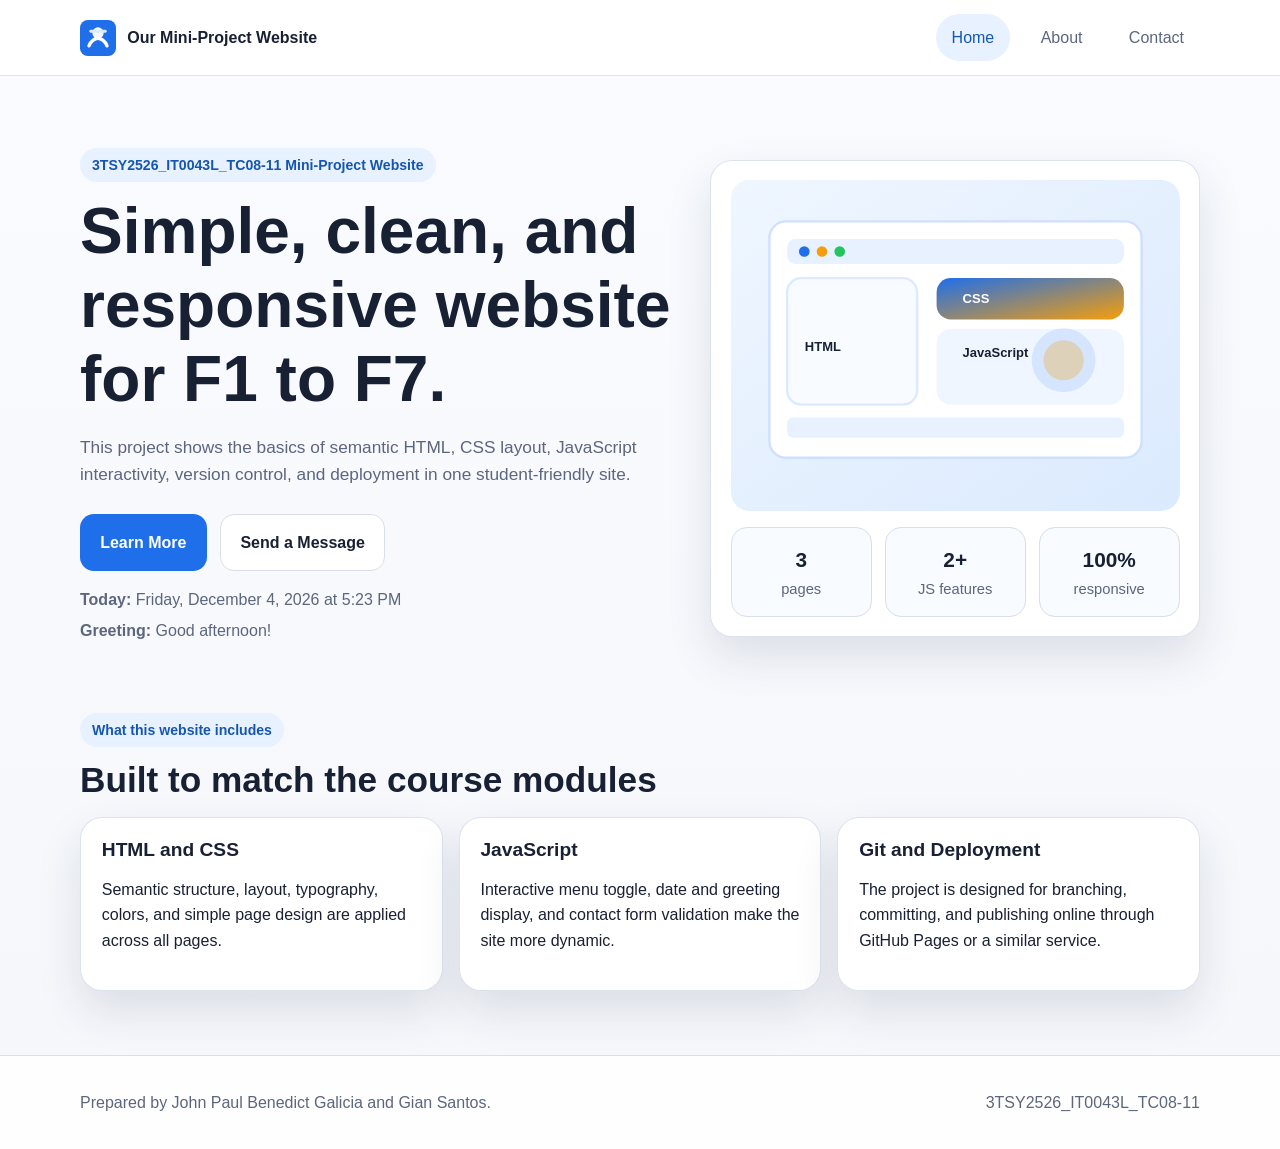
<file: index.html>
<!DOCTYPE html>
<html lang="en">
<head>
  <meta charset="UTF-8">
  <meta name="viewport" content="width=device-width, initial-scale=1.0">
  <meta name="description" content="A simple responsive student website built with HTML, CSS, JavaScript, Git, and deployment practice.">
  <meta name="keywords" content="HTML, CSS, JavaScript, responsive website, student project, Git, deployment">
  <meta name="author" content="John Paul Benedict Galicia">
  <title>Our Mini-Project Website | Home</title>
 <link rel="icon" href="logo.svg" type="image/svg+xml">
  <link rel="stylesheet" href="styles.css">
  <script defer src="script.js"></script>
</head>
<body>
  <header class="site-header">
    <div class="container nav-wrap">
      <a class="brand" href="index.html" aria-label="Home">
       <img src="logo.svg" alt="Simple geometric logo" width="36" height="36">
        <span>Our Mini-Project Website</span>
      </a>
      <button class="menu-toggle" type="button" aria-expanded="false" aria-controls="primary-nav">Menu</button>
      <nav id="primary-nav" class="nav">
        <a class="active" href="index.html">Home</a>
        <a href="about.html">About</a>
        <a href="contact.html">Contact</a>
      </nav>
    </div>
  </header>

  <main>
    <section class="hero">
      <div class="container hero-grid">
        <div>
          <p class="eyebrow">3TSY2526_IT0043L_TC08-11 Mini-Project Website</p>
          <h1>Simple, clean, and responsive website for F1 to F7.</h1>
          <p class="lead">This project shows the basics of semantic HTML, CSS layout, JavaScript interactivity, version control, and deployment in one student-friendly site.</p>
          <div class="hero-actions">
            <a class="btn btn-primary" href="about.html">Learn More</a>
            <a class="btn btn-secondary" href="contact.html">Send a Message</a>
          </div>
          <p class="meta-line"><strong>Today:</strong> <span id="current-date">Loading date...</span></p>
          <p class="meta-line"><strong>Greeting:</strong> <span id="greeting">Hello!</span></p>
        </div>
        <div class="hero-card">
          <img src="hero.svg" alt="Abstract web development illustration" class="hero-image">
          <div class="card-stats">
            <div><strong>3</strong><span>pages</span></div>
            <div><strong>2+</strong><span>JS features</span></div>
            <div><strong>100%</strong><span>responsive</span></div>
          </div>
        </div>
      </div>
    </section>

    <section class="container section">
      <div class="section-heading">
        <p class="eyebrow">What this website includes</p>
        <h2>Built to match the course modules</h2>
      </div>
      <div class="grid three-up">
        <article class="info-card">
          <h3>HTML and CSS</h3>
          <p>Semantic structure, layout, typography, colors, and simple page design are applied across all pages.</p>
        </article>
        <article class="info-card">
          <h3>JavaScript</h3>
          <p>Interactive menu toggle, date and greeting display, and contact form validation make the site more dynamic.</p>
        </article>
        <article class="info-card">
          <h3>Git and Deployment</h3>
          <p>The project is designed for branching, committing, and publishing online through GitHub Pages or a similar service.</p>
        </article>
      </div>
    </section>
  </main>

  <footer class="site-footer">
    <div class="container footer-grid">
      <p>Prepared by John Paul Benedict Galicia and Gian Santos.</p>
      <p>3TSY2526_IT0043L_TC08-11</p>
    </div>
  </footer>
</body>
</html>
</file>
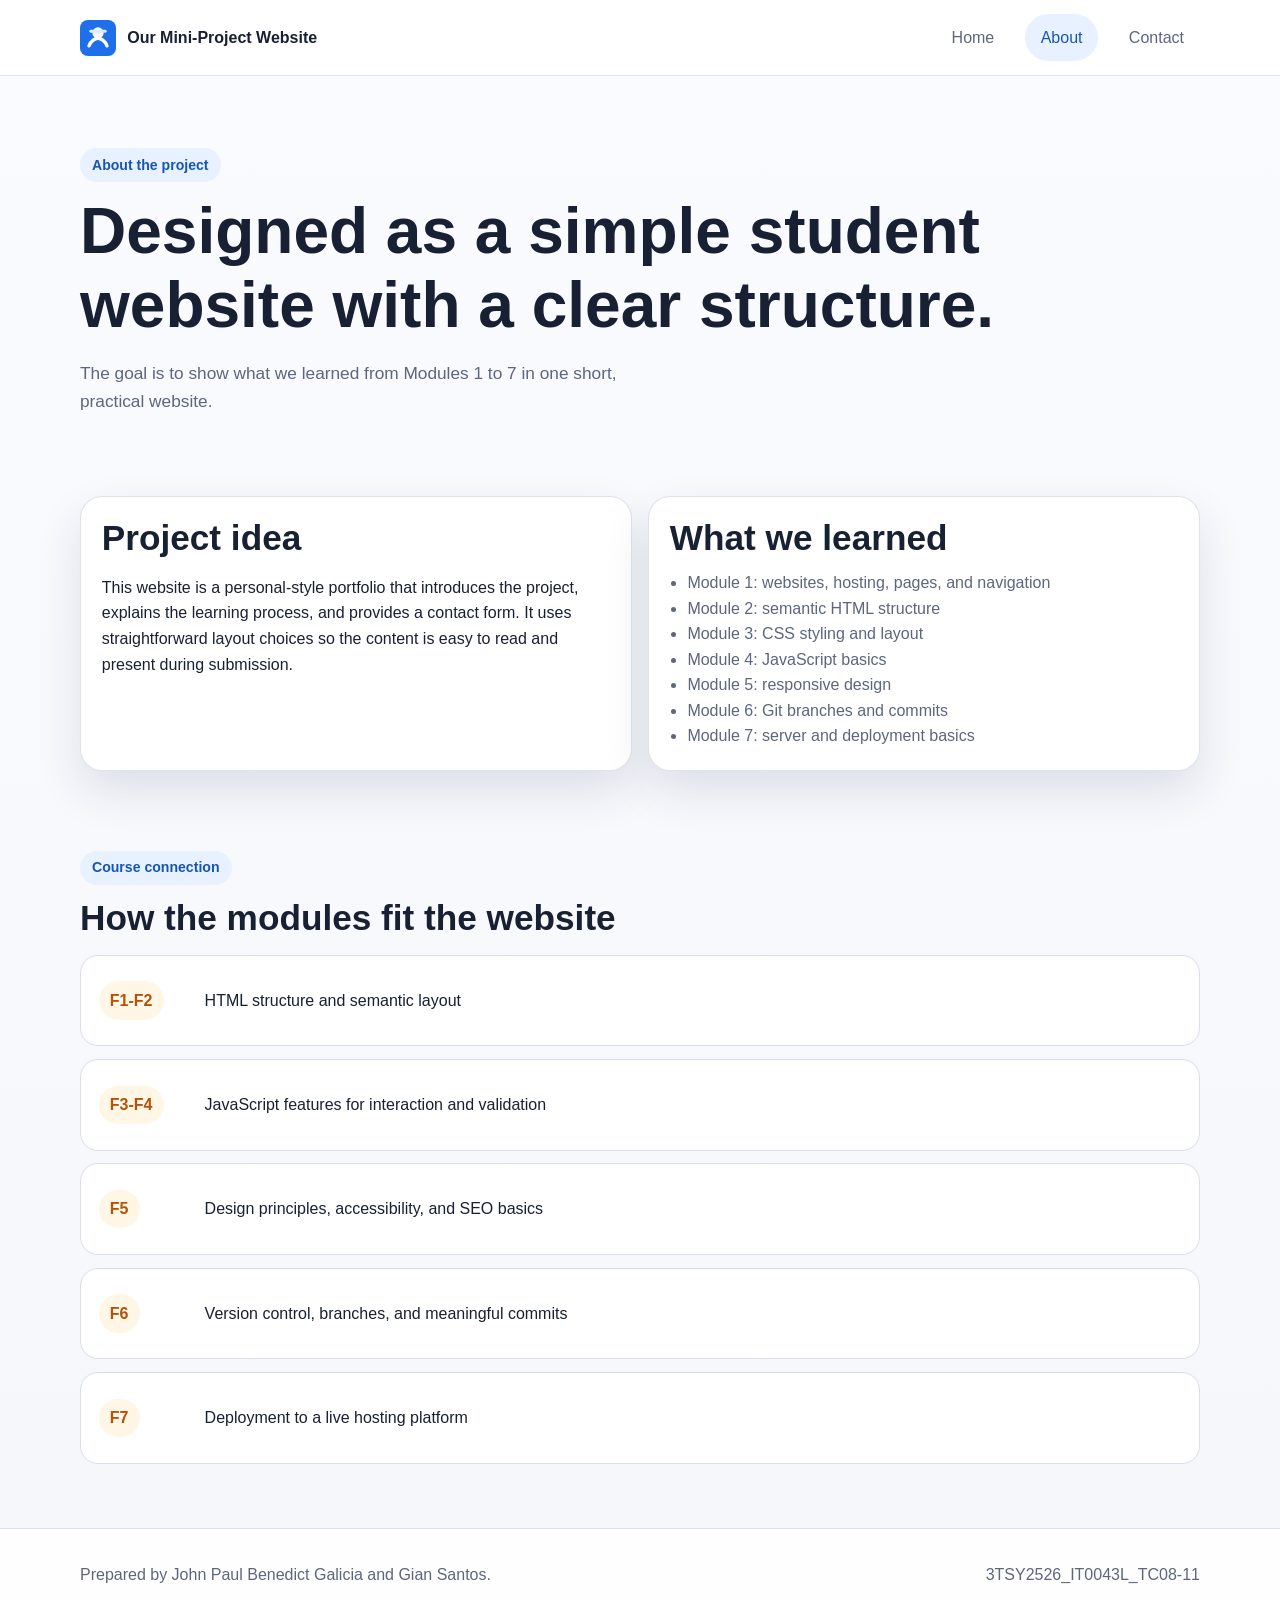
<file: about.html>
<!DOCTYPE html>
<html lang="en">
<head>
  <meta charset="UTF-8">
  <meta name="viewport" content="width=device-width, initial-scale=1.0">
  <meta name="description" content="About page for the student mini-project website. Highlights the concept, modules, and learning outcomes.">
  <meta name="keywords" content="about page, student project, web technologies, modules">
  <meta name="author" content="John Paul Benedict Galicia">
  <title>Our Mini-Project Website | About</title>
  <link rel="icon" href="logo.svg" type="image/svg+xml">
  <link rel="stylesheet" href="styles.css">
  <script defer src="script.js"></script>
</head>
<body>
  <header class="site-header">
    <div class="container nav-wrap">
      <a class="brand" href="index.html" aria-label="Home">
        <img src="logo.svg" alt="Simple geometric logo" width="36" height="36">
        <span>Our Mini-Project Website</span>
      </a>
      <button class="menu-toggle" type="button" aria-expanded="false" aria-controls="primary-nav">Menu</button>
      <nav id="primary-nav" class="nav">
        <a href="index.html">Home</a>
        <a class="active" href="about.html">About</a>
        <a href="contact.html">Contact</a>
      </nav>
    </div>
  </header>

  <main>
    <section class="page-hero">
      <div class="container">
        <p class="eyebrow">About the project</p>
        <h1>Designed as a simple student website with a clear structure.</h1>
        <p class="lead">The goal is to show what we learned from Modules 1 to 7 in one short, practical website.</p>
      </div>
    </section>

    <section class="container section">
      <div class="grid two-up">
        <article class="info-card">
          <h2>Project idea</h2>
          <p>This website is a personal-style portfolio that introduces the project, explains the learning process, and provides a contact form. It uses straightforward layout choices so the content is easy to read and present during submission.</p>
        </article>
        <article class="info-card">
          <h2>What we learned</h2>
          <ul class="clean-list">
            <li>Module 1: websites, hosting, pages, and navigation</li>
            <li>Module 2: semantic HTML structure</li>
            <li>Module 3: CSS styling and layout</li>
            <li>Module 4: JavaScript basics</li>
            <li>Module 5: responsive design</li>
            <li>Module 6: Git branches and commits</li>
            <li>Module 7: server and deployment basics</li>
          </ul>
        </article>
      </div>
    </section>

    <section class="container section">
      <div class="section-heading">
        <p class="eyebrow">Course connection</p>
        <h2>How the modules fit the website</h2>
      </div>
      <div class="timeline">
        <div class="timeline-item"><span>F1-F2</span><p>HTML structure and semantic layout</p></div>
        <div class="timeline-item"><span>F3-F4</span><p>JavaScript features for interaction and validation</p></div>
        <div class="timeline-item"><span>F5</span><p>Design principles, accessibility, and SEO basics</p></div>
        <div class="timeline-item"><span>F6</span><p>Version control, branches, and meaningful commits</p></div>
        <div class="timeline-item"><span>F7</span><p>Deployment to a live hosting platform</p></div>
      </div>
    </section>
  </main>

  <footer class="site-footer">
    <div class="container footer-grid">
      <p>Prepared by John Paul Benedict Galicia and Gian Santos.</p>
      <p>3TSY2526_IT0043L_TC08-11</p>
    </div>
  </footer>
</body>
</html>
</file>
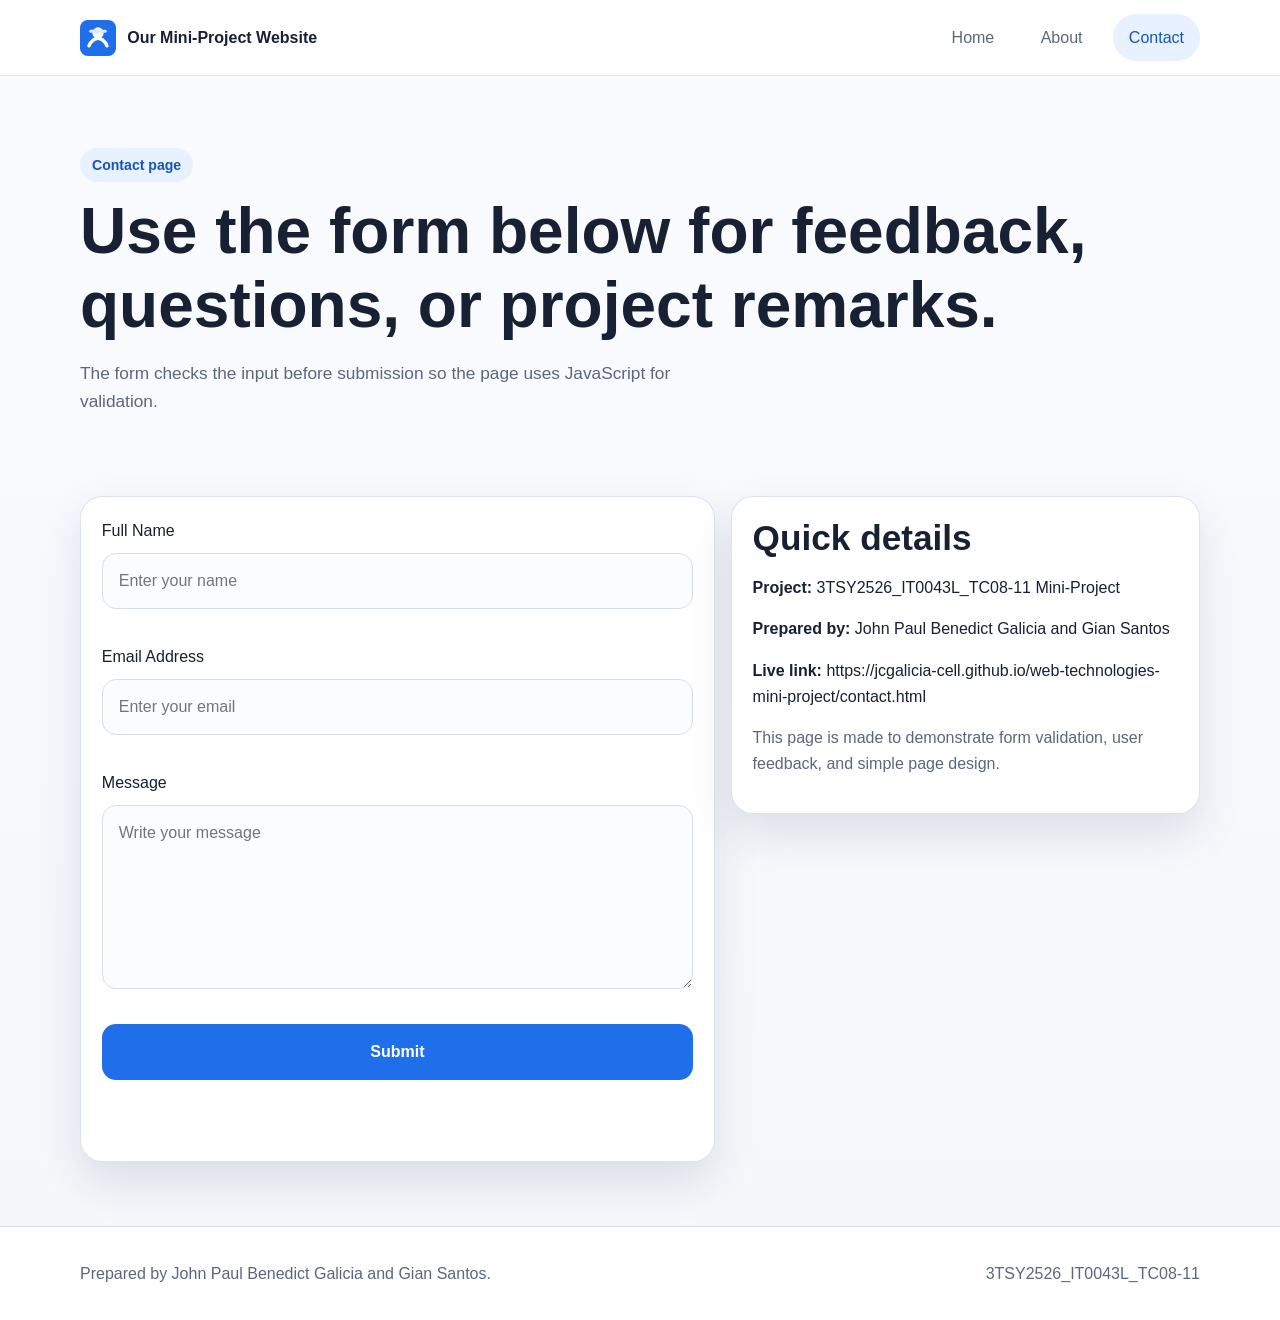
<file: contact.html>
<!DOCTYPE html>
<html lang="en">
<head>
  <meta charset="UTF-8">
  <meta name="viewport" content="width=device-width, initial-scale=1.0">
  <meta name="description" content="Contact page with a validated form for the student mini-project website.">
  <meta name="keywords" content="contact form, validation, student website">
  <meta name="author" content="John Paul Benedict Galicia">
  <title>Our Mini-Project Website | Contact</title>
  <link rel="icon" href="logo.svg" type="image/svg+xml">
  <link rel="stylesheet" href="styles.css">
  <script defer src="script.js"></script>
</head>
<body>
  <header class="site-header">
    <div class="container nav-wrap">
      <a class="brand" href="index.html" aria-label="Home">
        <img src="logo.svg" alt="Simple geometric logo" width="36" height="36">
        <span>Our Mini-Project Website</span>
      </a>
      <button class="menu-toggle" type="button" aria-expanded="false" aria-controls="primary-nav">Menu</button>
      <nav id="primary-nav" class="nav">
        <a href="index.html">Home</a>
        <a href="about.html">About</a>
        <a class="active" href="contact.html">Contact</a>
      </nav>
    </div>
  </header>

  <main>
    <section class="page-hero">
      <div class="container">
        <p class="eyebrow">Contact page</p>
        <h1>Use the form below for feedback, questions, or project remarks.</h1>
        <p class="lead">The form checks the input before submission so the page uses JavaScript for validation.</p>
      </div>
    </section>

    <section class="container section contact-grid">
      <form id="contact-form" class="contact-form" novalidate>
        <label for="name">Full Name</label>
        <input id="name" name="name" type="text" placeholder="Enter your name">
        <small class="error" id="name-error"></small>

        <label for="email">Email Address</label>
        <input id="email" name="email" type="email" placeholder="Enter your email">
        <small class="error" id="email-error"></small>

        <label for="message">Message</label>
        <textarea id="message" name="message" rows="6" placeholder="Write your message"></textarea>
        <small class="error" id="message-error"></small>

        <button class="btn btn-primary" type="submit">Submit</button>
        <p class="form-status" id="form-status" aria-live="polite"></p>
      </form>

      <aside class="info-card contact-note">
        <h2>Quick details</h2>
        <p><strong>Project:</strong> 3TSY2526_IT0043L_TC08-11 Mini-Project</p>
        <p><strong>Prepared by:</strong> John Paul Benedict Galicia and Gian Santos</p>
        <p><strong>Live link:</strong> https://jcgalicia-cell.github.io/web-technologies-mini-project/contact.html</p>
        <p class="muted">This page is made to demonstrate form validation, user feedback, and simple page design.</p>
      </aside>
    </section>
  </main>

  <footer class="site-footer">
    <div class="container footer-grid">
      <p>Prepared by John Paul Benedict Galicia and Gian Santos.</p>
      <p>3TSY2526_IT0043L_TC08-11</p>
    </div>
  </footer>
</body>
</html>
</file>
<file: styles.css>
:root {
  --bg: #f6f7fb;
  --surface: #ffffff;
  --text: #182033;
  --muted: #5c667d;
  --primary: #1f6feb;
  --primary-dark: #1557b0;
  --accent: #f59e0b;
  --border: #d8deea;
  --shadow: 0 20px 45px rgba(21, 40, 75, 0.12);
  --radius: 22px;
  --max: 1120px;
}

* { box-sizing: border-box; }
html { scroll-behavior: smooth; }
body {
  margin: 0;
  font-family: Arial, Helvetica, sans-serif;
  color: var(--text);
  background: linear-gradient(180deg, #f9fbff 0%, var(--bg) 100%);
  line-height: 1.6;
}
img { max-width: 100%; display: block; }
a { color: inherit; text-decoration: none; }
button, input, textarea { font: inherit; }

.container {
  width: min(100% - 2rem, var(--max));
  margin: 0 auto;
}

.site-header {
  position: sticky;
  top: 0;
  z-index: 50;
  background: rgba(255, 255, 255, 0.92);
  backdrop-filter: blur(12px);
  border-bottom: 1px solid rgba(216, 222, 234, 0.8);
}
.nav-wrap {
  display: flex;
  align-items: center;
  justify-content: space-between;
  gap: 1rem;
  padding: 0.9rem 0;
}
.brand {
  display: inline-flex;
  align-items: center;
  gap: 0.7rem;
  font-weight: 700;
}
.nav {
  display: flex;
  align-items: center;
  gap: 0.9rem;
}
.nav a {
  padding: 0.65rem 1rem;
  border-radius: 999px;
  color: var(--muted);
}
.nav a.active, .nav a:hover { background: #e8f1ff; color: var(--primary-dark); }
.menu-toggle {
  display: none;
  border: 1px solid var(--border);
  background: var(--surface);
  padding: 0.6rem 0.9rem;
  border-radius: 12px;
}

.hero, .page-hero {
  padding: 4.5rem 0 3rem;
}
.hero-grid {
  display: grid;
  grid-template-columns: 1.1fr 0.9fr;
  gap: 2rem;
  align-items: center;
}
.eyebrow {
  display: inline-block;
  margin: 0 0 0.85rem;
  padding: 0.35rem 0.75rem;
  background: #e8f1ff;
  color: var(--primary-dark);
  border-radius: 999px;
  font-size: 0.88rem;
  font-weight: 700;
}
h1, h2, h3 { line-height: 1.15; margin-top: 0; }
h1 { font-size: clamp(2.4rem, 5vw, 4.4rem); margin-bottom: 1rem; }
h2 { font-size: clamp(1.5rem, 3vw, 2.2rem); margin-bottom: 0.7rem; }
h3 { font-size: 1.2rem; margin-bottom: 0.5rem; }
.lead { font-size: 1.08rem; color: var(--muted); max-width: 62ch; }
.hero-actions {
  display: flex;
  flex-wrap: wrap;
  gap: 0.85rem;
  margin: 1.6rem 0 1rem;
}
.btn {
  display: inline-flex;
  align-items: center;
  justify-content: center;
  padding: 0.9rem 1.2rem;
  border-radius: 14px;
  border: 1px solid transparent;
  font-weight: 700;
  cursor: pointer;
}
.btn-primary { background: var(--primary); color: white; }
.btn-primary:hover { background: var(--primary-dark); }
.btn-secondary { background: white; border-color: var(--border); }
.meta-line { margin: 0.35rem 0; color: var(--muted); }
.hero-card, .info-card, .contact-form {
  background: var(--surface);
  border: 1px solid rgba(216, 222, 234, 0.85);
  border-radius: var(--radius);
  box-shadow: var(--shadow);
}
.hero-card { padding: 1.2rem; }
.hero-image {
  border-radius: 18px;
  background: linear-gradient(135deg, #eff6ff, #ffffff);
}
.card-stats {
  display: grid;
  grid-template-columns: repeat(3, 1fr);
  gap: 0.8rem;
  margin-top: 1rem;
}
.card-stats div {
  background: #f8fbff;
  border: 1px solid var(--border);
  border-radius: 16px;
  padding: 0.9rem;
  text-align: center;
}
.card-stats strong { display: block; font-size: 1.3rem; }
.card-stats span { color: var(--muted); font-size: 0.92rem; }
.section { padding: 1rem 0 4rem; }
.section-heading { margin-bottom: 1rem; }
.grid { display: grid; gap: 1rem; }
.three-up { grid-template-columns: repeat(3, 1fr); }
.two-up { grid-template-columns: repeat(2, 1fr); }
.info-card { padding: 1.3rem; }
.clean-list { margin: 0; padding-left: 1.1rem; color: var(--muted); }
.timeline { display: grid; gap: 0.8rem; }
.timeline-item {
  display: grid;
  grid-template-columns: 90px 1fr;
  gap: 1rem;
  align-items: center;
  background: var(--surface);
  border: 1px solid var(--border);
  border-radius: 18px;
  padding: 1rem 1.1rem;
}
.timeline-item span {
  display: inline-flex;
  width: fit-content;
  padding: 0.4rem 0.7rem;
  border-radius: 999px;
  background: #fff6e6;
  color: #b45309;
  font-weight: 700;
}
.contact-grid {
  display: grid;
  grid-template-columns: 1.15fr 0.85fr;
  gap: 1rem;
  align-items: start;
}
.contact-form {
  padding: 1.3rem;
  display: grid;
  gap: 0.55rem;
}
.contact-form input, .contact-form textarea {
  width: 100%;
  border: 1px solid var(--border);
  border-radius: 14px;
  padding: 0.9rem 1rem;
  background: #fbfcff;
}
.contact-form input:focus, .contact-form textarea:focus {
  outline: 3px solid rgba(31, 111, 235, 0.16);
  border-color: var(--primary);
}
.error { min-height: 1.1rem; color: #c02626; font-size: 0.92rem; }
.form-status { min-height: 1.2rem; font-weight: 700; }
.muted { color: var(--muted); }
.site-footer {
  border-top: 1px solid var(--border);
  background: rgba(255,255,255,0.85);
}
.footer-grid {
  display: flex;
  justify-content: space-between;
  gap: 1rem;
  padding: 1.1rem 0;
  color: var(--muted);
}

@media (max-width: 900px) {
  .hero-grid, .three-up, .two-up, .contact-grid { grid-template-columns: 1fr; }
}

@media (max-width: 720px) {
  .menu-toggle { display: inline-flex; }
  .nav {
    display: none;
    position: absolute;
    right: 1rem;
    top: 4.7rem;
    flex-direction: column;
    align-items: stretch;
    background: white;
    border: 1px solid var(--border);
    border-radius: 18px;
    padding: 0.7rem;
    box-shadow: var(--shadow);
    min-width: 220px;
  }
  .nav.open { display: flex; }
  .nav a { width: 100%; }
  .nav-wrap { position: relative; }
  .footer-grid { flex-direction: column; }
  .card-stats { grid-template-columns: 1fr; }
}
</file>
